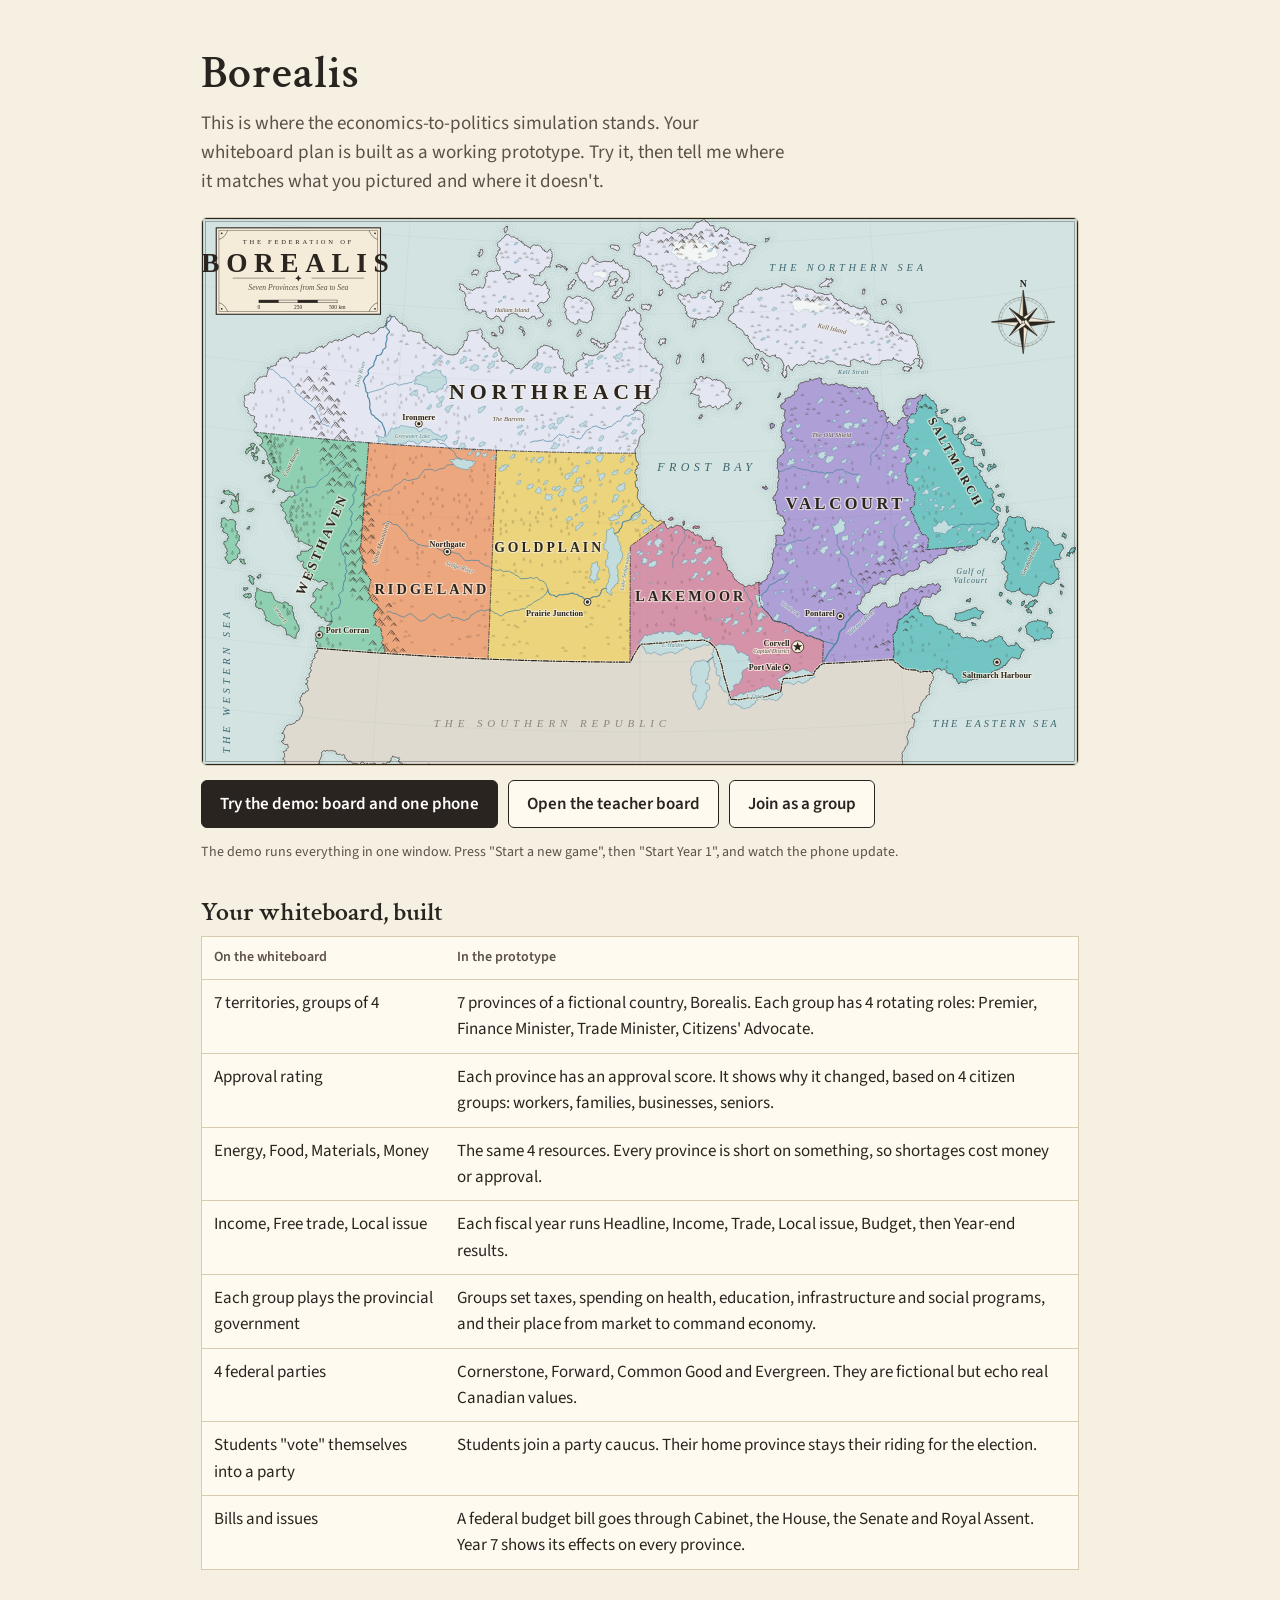
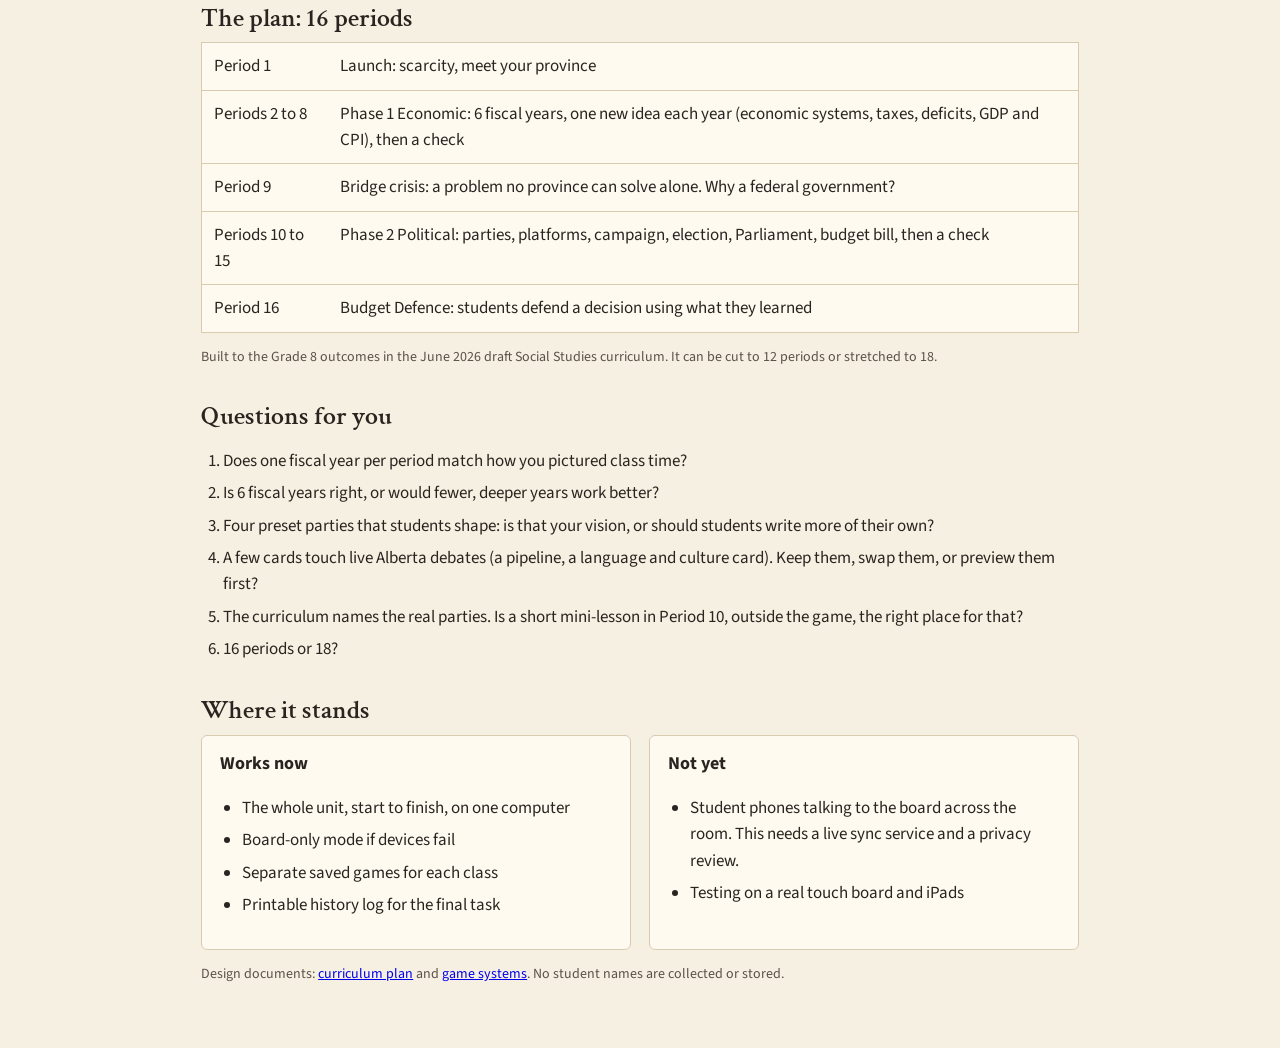
<file: index.html>
<!DOCTYPE html>
<html lang="en">
<head>
<meta charset="utf-8">
<meta name="viewport" content="width=device-width, initial-scale=1">
<title>Borealis prototype status</title>
<style>
@font-face{font-family:"Crimson Text";src:url(app/fonts/CrimsonText-SemiBold.woff2) format("woff2");font-weight:600}
@font-face{font-family:"Source Sans 3";src:url(app/fonts/SourceSans3-VF.woff2) format("woff2");font-weight:200 900}
:root{--bg:#f6f0e2;--card:#fffaf0;--ink:#2a2420;--soft:#5b5149;--line:#d8cbb0;--accent:#1f5e57}
*{box-sizing:border-box;min-width:0}
body{margin:0;background:var(--bg);color:var(--ink);font:17px/1.55 "Source Sans 3",system-ui,sans-serif}
main{max-width:980px;margin:0 auto;padding:clamp(20px,4vw,48px) max(4vw,16px)}
h1,h2{font-family:"Crimson Text",Georgia,serif;font-weight:600;line-height:1.1;margin:0 0 10px}
h1{font-size:clamp(32px,5vw,46px);letter-spacing:.02em}
h2{font-size:26px;margin-top:34px}
.lede{font-size:19px;color:var(--soft);max-width:65ch;margin:0}
.map{width:100%;border:1px solid var(--line);border-radius:6px;margin:20px 0 14px;display:block}
.btns{display:flex;flex-wrap:wrap;gap:10px}
.btn{display:inline-flex;align-items:center;min-height:48px;padding:0 18px;border-radius:6px;border:1px solid var(--ink);color:var(--ink);text-decoration:none;font-weight:600;background:var(--card)}
.btn.primary{background:var(--ink);color:#fff}
.btn:focus-visible{outline:3px solid var(--accent);outline-offset:2px}
table{width:100%;border-collapse:collapse;background:var(--card);border:1px solid var(--line)}
th,td{text-align:left;padding:10px 12px;border-bottom:1px solid var(--line);vertical-align:top}
th{font-size:14px;color:var(--soft);font-weight:600}
ol,ul{padding-left:22px}li{margin:6px 0}
.two{display:grid;grid-template-columns:minmax(0,1fr) minmax(0,1fr);gap:18px}
.card{background:var(--card);border:1px solid var(--line);border-radius:6px;padding:14px 18px}
.card h3{margin:0 0 6px;font-size:18px}
.small{font-size:14px;color:var(--soft)}
@media(max-width:700px){.two{grid-template-columns:minmax(0,1fr)}th:first-child,td:first-child{width:40%}}
</style>
</head>
<body>
<main>
  <h1>Borealis</h1>
  <p class="lede">This is where the economics-to-politics simulation stands. Your whiteboard plan is built as a working prototype. Try it, then tell me where it matches what you pictured and where it doesn't.</p>
  <img class="map" src="app/map/borealis-map.svg" alt="Map of Borealis with seven provinces: Westhaven, Ridgeland, Goldplain, Lakemoor, Valcourt, Saltmarch and Northreach">
  <div class="btns">
    <a class="btn primary" href="app/demo.html">Try the demo: board and one phone</a>
    <a class="btn" href="app/board.html">Open the teacher board</a>
    <a class="btn" href="app/index.html">Join as a group</a>
  </div>
  <p class="small">The demo runs everything in one window. Press "Start a new game", then "Start Year 1", and watch the phone update.</p>

  <h2>Your whiteboard, built</h2>
  <table>
    <thead><tr><th>On the whiteboard</th><th>In the prototype</th></tr></thead>
    <tbody>
      <tr><td>7 territories, groups of 4</td><td>7 provinces of a fictional country, Borealis. Each group has 4 rotating roles: Premier, Finance Minister, Trade Minister, Citizens' Advocate.</td></tr>
      <tr><td>Approval rating</td><td>Each province has an approval score. It shows why it changed, based on 4 citizen groups: workers, families, businesses, seniors.</td></tr>
      <tr><td>Energy, Food, Materials, Money</td><td>The same 4 resources. Every province is short on something, so shortages cost money or approval.</td></tr>
      <tr><td>Income, Free trade, Local issue</td><td>Each fiscal year runs Headline, Income, Trade, Local issue, Budget, then Year-end results.</td></tr>
      <tr><td>Each group plays the provincial government</td><td>Groups set taxes, spending on health, education, infrastructure and social programs, and their place from market to command economy.</td></tr>
      <tr><td>4 federal parties</td><td>Cornerstone, Forward, Common Good and Evergreen. They are fictional but echo real Canadian values.</td></tr>
      <tr><td>Students "vote" themselves into a party</td><td>Students join a party caucus. Their home province stays their riding for the election.</td></tr>
      <tr><td>Bills and issues</td><td>A federal budget bill goes through Cabinet, the House, the Senate and Royal Assent. Year 7 shows its effects on every province.</td></tr>
    </tbody>
  </table>

  <h2>The plan: 16 periods</h2>
  <table>
    <tbody>
      <tr><td>Period 1</td><td>Launch: scarcity, meet your province</td></tr>
      <tr><td>Periods 2 to 8</td><td>Phase 1 Economic: 6 fiscal years, one new idea each year (economic systems, taxes, deficits, GDP and CPI), then a check</td></tr>
      <tr><td>Period 9</td><td>Bridge crisis: a problem no province can solve alone. Why a federal government?</td></tr>
      <tr><td>Periods 10 to 15</td><td>Phase 2 Political: parties, platforms, campaign, election, Parliament, budget bill, then a check</td></tr>
      <tr><td>Period 16</td><td>Budget Defence: students defend a decision using what they learned</td></tr>
    </tbody>
  </table>
  <p class="small">Built to the Grade 8 outcomes in the June 2026 draft Social Studies curriculum. It can be cut to 12 periods or stretched to 18.</p>

  <h2>Questions for you</h2>
  <ol>
    <li>Does one fiscal year per period match how you pictured class time?</li>
    <li>Is 6 fiscal years right, or would fewer, deeper years work better?</li>
    <li>Four preset parties that students shape: is that your vision, or should students write more of their own?</li>
    <li>A few cards touch live Alberta debates (a pipeline, a language and culture card). Keep them, swap them, or preview them first?</li>
    <li>The curriculum names the real parties. Is a short mini-lesson in Period 10, outside the game, the right place for that?</li>
    <li>16 periods or 18?</li>
  </ol>

  <h2>Where it stands</h2>
  <div class="two">
    <div class="card"><h3>Works now</h3><ul><li>The whole unit, start to finish, on one computer</li><li>Board-only mode if devices fail</li><li>Separate saved games for each class</li><li>Printable history log for the final task</li></ul></div>
    <div class="card"><h3>Not yet</h3><ul><li>Student phones talking to the board across the room. This needs a live sync service and a privacy review.</li><li>Testing on a real touch board and iPads</li></ul></div>
  </div>
  <p class="small">Design documents: <a href="spec/curriculum.md">curriculum plan</a> and <a href="spec/game-systems.md">game systems</a>. No student names are collected or stored.</p>
</main>
</body>
</html>
</file>
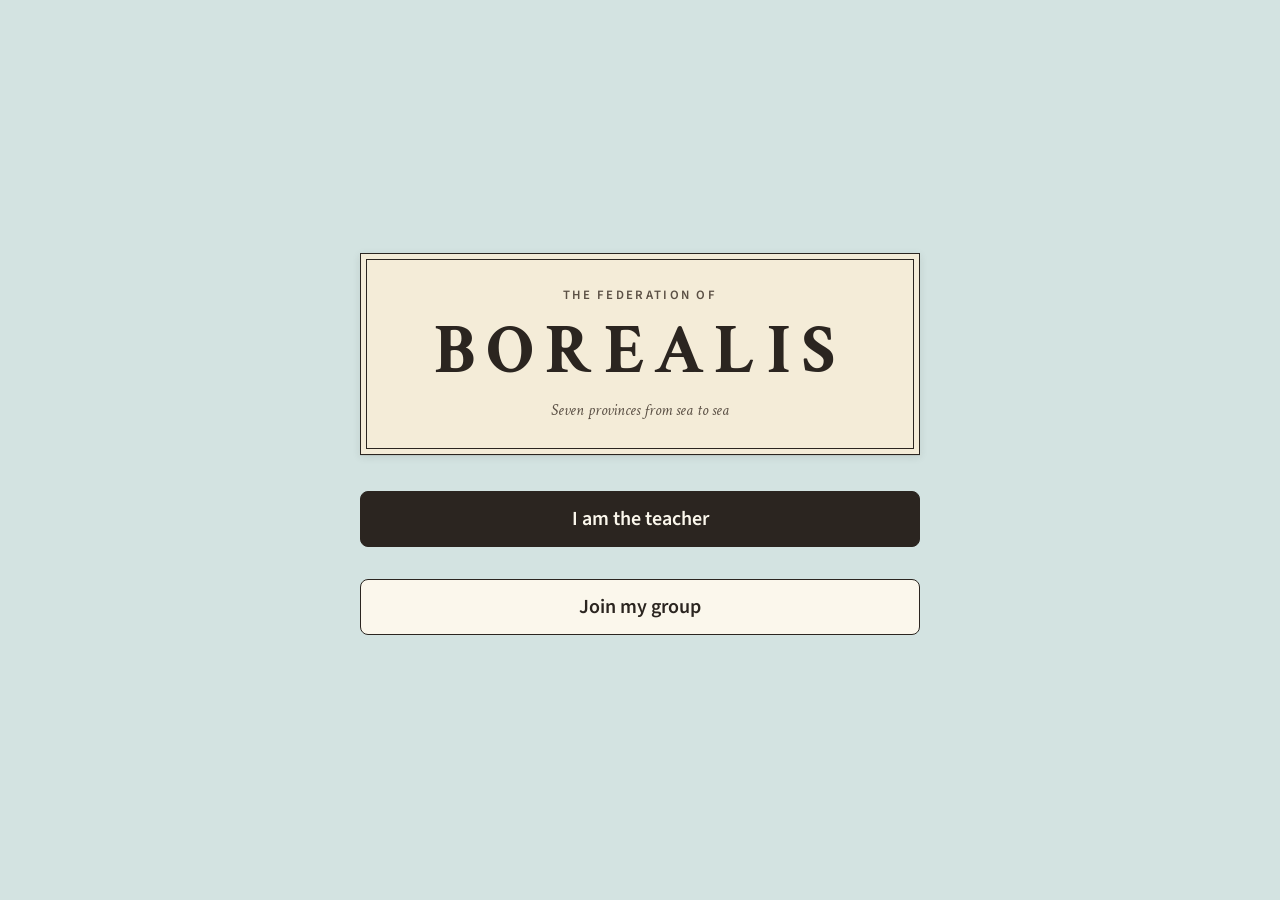
<file: app/index.html>
<!DOCTYPE html>
<html lang="en">
<head>
<meta charset="utf-8">
<meta name="viewport" content="width=device-width, initial-scale=1">
<title>Borealis</title>
<link rel="stylesheet" href="css/tokens.css">
<link rel="stylesheet" href="css/app.css">
</head>
<body class="start">
<main class="start-main">
  <header class="cartouche">
    <span class="kicker">The Federation of</span>
    <h1>BOREALIS</h1>
    <span class="sub">Seven provinces from sea to sea</span>
  </header>
  <div class="start-choices">
    <a class="btn primary big" href="board.html">I am the teacher</a>
    <button class="btn big" id="join-open">Join my group</button>
  </div>
  <form id="join" class="card join" hidden autocomplete="off">
    <label class="field">Room code <input id="room" maxlength="4" inputmode="text" autocapitalize="characters" placeholder="ABCD" required></label>
    <fieldset><legend>Your province</legend><div class="pchips" id="provs"></div></fieldset>
    <fieldset><legend>Or, in Phase 2, your party caucus</legend><div class="pchips" id="parties"></div></fieldset>
    <button class="btn primary big" type="submit">Join</button>
    <p class="small">No names. Your group joins as its province or party.</p>
  </form>
</main>
<script type="module" src="js/index.js"></script>
</body>
</html>
</file>
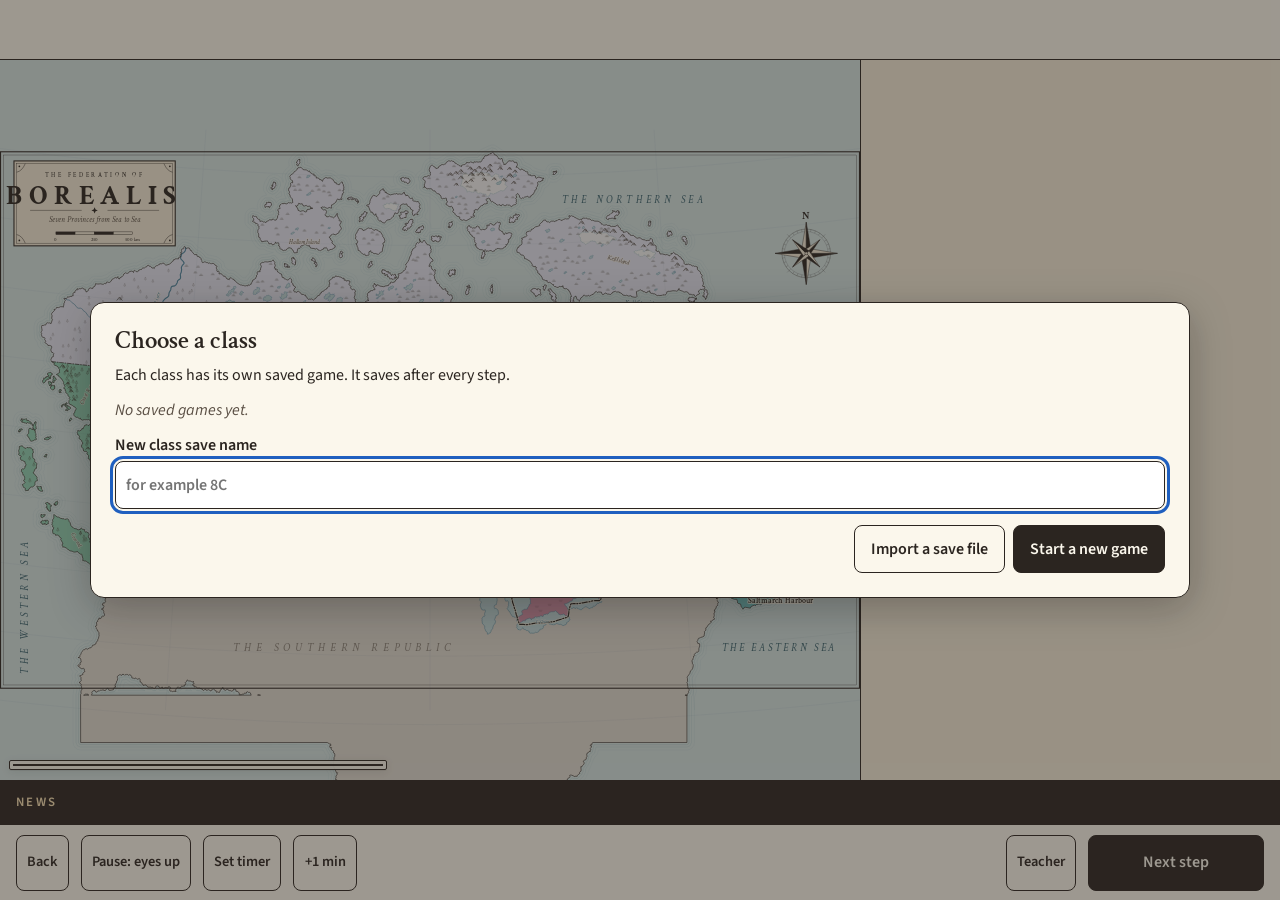
<file: app/board.html>
<!DOCTYPE html>
<html lang="en">
<head>
<meta charset="utf-8">
<meta name="viewport" content="width=1920, initial-scale=1">
<title>Borealis: board</title>
<link rel="stylesheet" href="css/tokens.css">
<link rel="stylesheet" href="css/app.css">
<link rel="stylesheet" href="css/board.css">
</head>
<body class="board">
<header id="top" class="topbar"></header>
<main class="stage">
  <section class="mapwrap">
    <div id="map" class="map"></div>
    <div id="strip" class="strip"></div>
  </section>
  <aside id="panel" class="panel" aria-live="polite"></aside>
</main>
<div class="ticker"><span class="kicker">News</span><span id="ticker-text"></span></div>
<footer class="controls">
  <button id="btn-back" class="btn ctl">Back</button>
  <button id="btn-pause" class="btn ctl">Pause: eyes up</button>
  <button id="btn-timer" class="btn ctl">Set timer</button>
  <button id="btn-plus" class="btn ctl sm" aria-label="Add one minute">+1 min</button>
  <div id="now" class="now"></div>
  <button id="btn-teacher" class="btn ctl">Teacher</button>
  <button id="btn-next" class="btn primary ctl next">Next step</button>
</footer>
<div id="pause" class="pause" hidden><b>Eyes up</b><span>The game is paused. Tap to resume.</span></div>
<script type="module" src="js/board.js"></script>
</body>
</html>
</file>
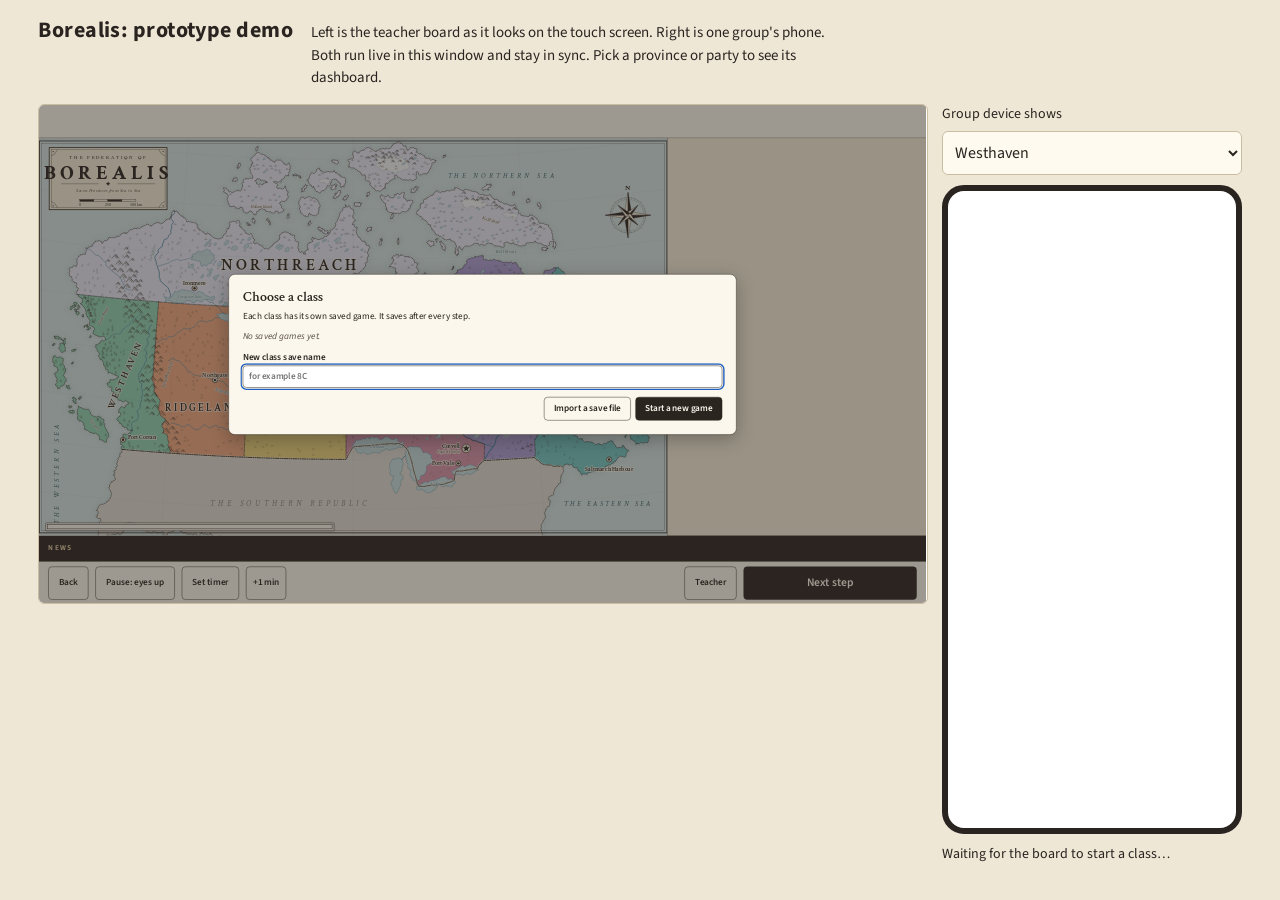
<file: app/demo.html>
<!DOCTYPE html>
<html lang="en">
<head>
<meta charset="utf-8">
<meta name="viewport" content="width=device-width, initial-scale=1">
<title>Borealis demo</title>
<style>
/* VOICE: plain demo wrapper; the app is the picture
   IDEA: a classroom seen from the side: board on the wall, a phone in hand
   PICTURE: the live board at 1920x1080, scaled, with one group phone beside it
   COLOUR and TYPE: the app's own parchment and ink; Source Sans 3
   LAYOUT: board left, phone right; stacked under 900px */
@font-face{font-family:"Source Sans 3";src:url(fonts/SourceSans3-VF.woff2) format("woff2");font-weight:200 900}
:root{color-scheme:light;--bg:#efe7d6;--ink:#2a2420;--line:#cbbd9f}
*{box-sizing:border-box;min-width:0}
body{margin:0;background:var(--bg);color:var(--ink);font:16px/1.5 "Source Sans 3",system-ui,sans-serif;overflow-x:clip}
header{padding:14px max(3vw,14px) 6px;display:flex;flex-wrap:wrap;gap:6px 18px;align-items:baseline}
h1{font-size:22px;margin:0;letter-spacing:.02em}
header p{margin:0;font-size:15px;max-width:78ch}
.wrap{display:grid;grid-template-columns:minmax(0,1fr) 300px;gap:14px;padding:8px max(3vw,14px) 18px;align-items:start}
.frame{position:relative;width:100%;border:1px solid var(--line);background:#fff;overflow:hidden;border-radius:6px}
.frame iframe{position:absolute;top:0;left:0;border:0;transform-origin:0 0}
#board{width:1920px;height:1080px}#phone{width:390px;height:844px}
.board{aspect-ratio:16/9}
.phone{aspect-ratio:390/844;border-radius:22px;border:6px solid #2a2420}
.side label{display:block;font-size:14px;margin:0 0 6px}
select{width:100%;font:inherit;font-size:16px;padding:8px;min-height:44px;border:1px solid var(--line);border-radius:6px;background:#fffaf0;color:var(--ink);margin-bottom:10px}
.note{font-size:14px;margin:10px 0 0}
@media(max-width:900px){.wrap{grid-template-columns:minmax(0,1fr)}.side{max-width:320px}}
</style>
</head>
<body>
<header>
  <h1>Borealis: prototype demo</h1>
  <p>Left is the teacher board as it looks on the touch screen. Right is one group's phone. Both run live in this window and stay in sync. Pick a province or party to see its dashboard.</p>
</header>
<div class="wrap">
  <div class="frame board" id="bf"><iframe id="board" src="board.html" width="1920" height="1080" title="Teacher board"></iframe></div>
  <div class="side">
    <label for="who">Group device shows</label>
    <select id="who"></select>
    <div class="frame phone" id="pf"><iframe id="phone" width="390" height="844" title="Group dashboard"></iframe></div>
    <p class="note" id="status">Waiting for the board to start a class…</p>
  </div>
</div>
<script>
{
const P=[["westhaven","Westhaven"],["ridgeland","Ridgeland"],["goldplain","Goldplain"],["lakemoor","Lakemoor"],["valcourt","Valcourt"],["saltmarch","Saltmarch"],["northreach","Northreach"]];
const who=document.getElementById("who"),board=document.getElementById("board"),phone=document.getElementById("phone"),status=document.getElementById("status");
who.innerHTML=P.map(([id,n])=>`<option value="province:${id}">${n}</option>`).join("")+'<optgroup label="Phase 2 party caucus"><option value="party:cornerstone">Cornerstone</option><option value="party:forward">Forward</option><option value="party:commongood">Common Good</option><option value="party:evergreen">Evergreen</option></optgroup>';
let room="";
function fit(){
  const bf=document.getElementById("bf"),pf=document.getElementById("pf");
  board.style.transform=`scale(${bf.clientWidth/1920})`;
  phone.style.transform=`scale(${pf.clientWidth/390})`;
}
new ResizeObserver(fit).observe(document.body);fit();
function load(){if(room)phone.src=`group.html?room=${encodeURIComponent(room)}&demo=1&as=${who.value}`;}
who.addEventListener("change",load);
const poll=setInterval(()=>{
  try{
    const el=board.contentDocument&&board.contentDocument.querySelector(".room b, .code");
    const r=el&&el.textContent.trim();
    if(r&&r!==room){room=r;status.textContent="Class room "+room+". The phone is joined.";load();}
  }catch(e){status.textContent="This viewer blocks the live link. Open board.html and group.html in two tabs instead.";clearInterval(poll);}
},800);
}
</script>
</body>
</html>
</file>
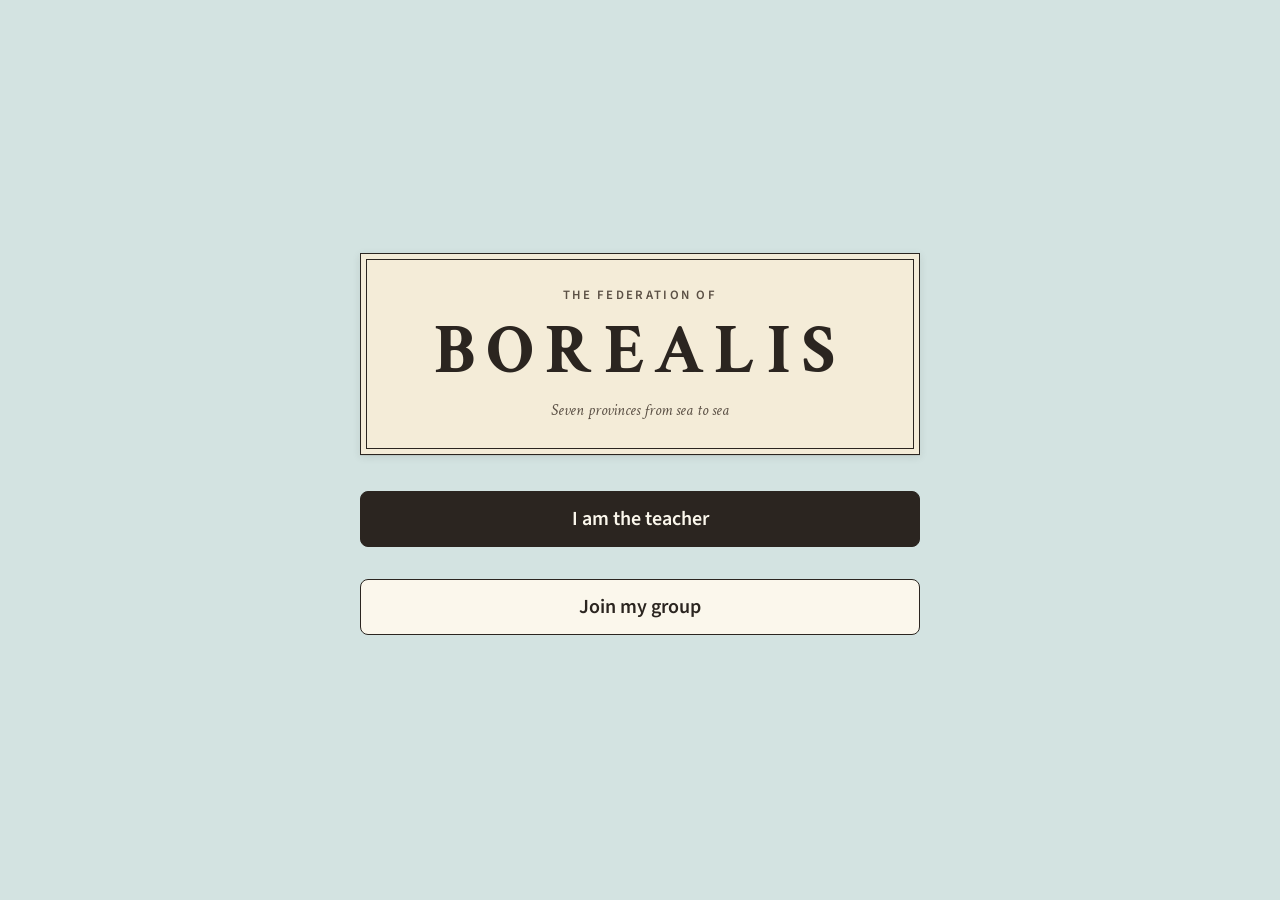
<file: app/group.html>
<!DOCTYPE html>
<html lang="en">
<head>
<meta charset="utf-8">
<meta name="viewport" content="width=device-width, initial-scale=1, viewport-fit=cover">
<meta name="theme-color" content="#F4ECD8">
<title>Borealis: my group</title>
<link rel="stylesheet" href="css/tokens.css">
<link rel="stylesheet" href="css/app.css">
<link rel="stylesheet" href="css/group.css">
</head>
<body class="group">
<div id="g"></div>
<script type="module" src="js/group.js"></script>
</body>
</html>
</file>
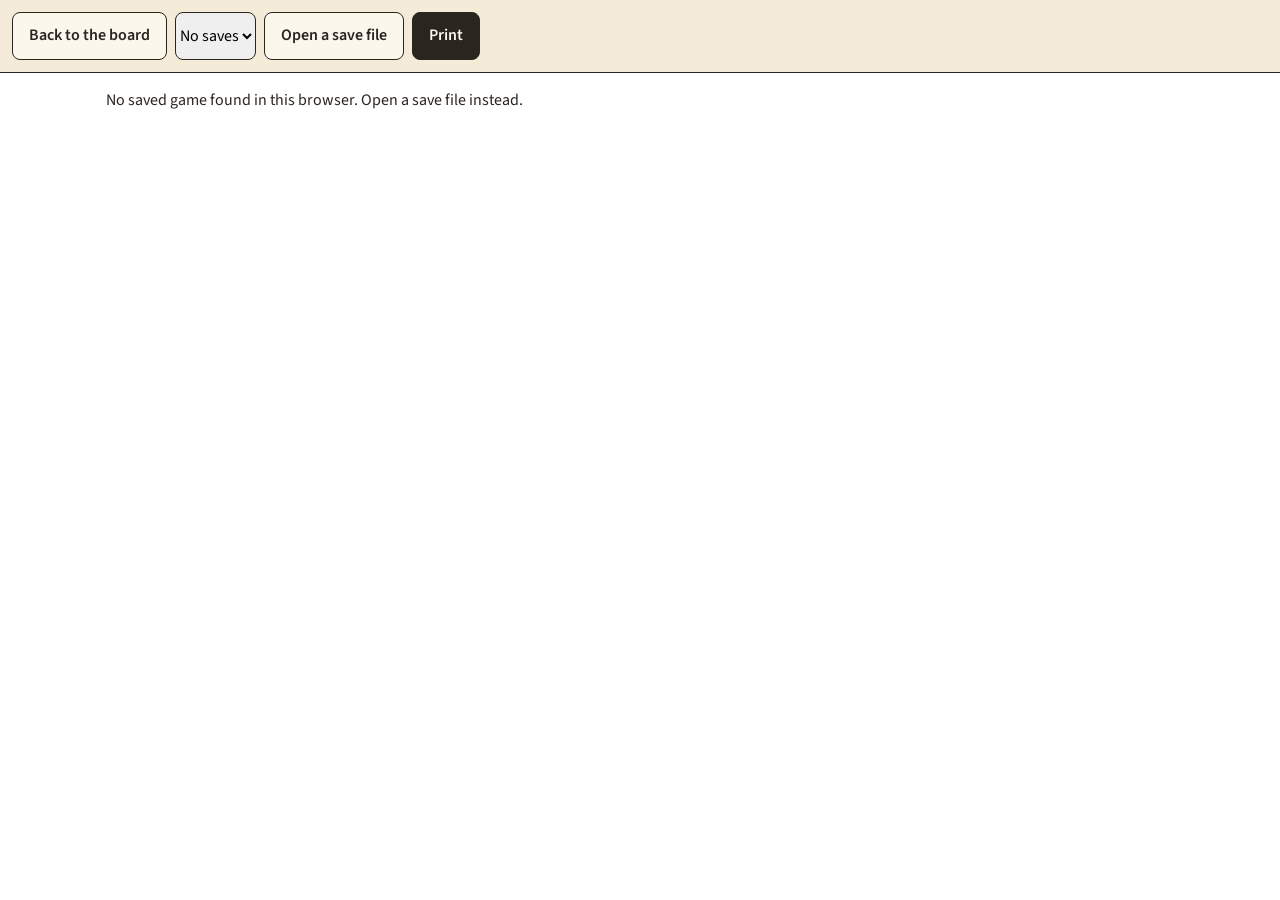
<file: app/log.html>
<!DOCTYPE html>
<html lang="en">
<head>
<meta charset="utf-8">
<meta name="viewport" content="width=device-width, initial-scale=1">
<title>Borealis: history log</title>
<link rel="stylesheet" href="css/tokens.css">
<link rel="stylesheet" href="css/app.css">
<link rel="stylesheet" href="css/log.css">
</head>
<body class="log">
<div class="noprint logbar"><a class="btn" href="board.html">Back to the board</a><select id="cls" aria-label="Class"></select><button class="btn" id="imp">Open a save file</button><button class="btn primary" onclick="window.print()">Print</button></div>
<main id="log"></main>
<script type="module" src="js/log.js"></script>
</body>
</html>
</file>
<file: app/css/tokens.css>
/* Borealis design tokens
   One file for the board (teacher map) and the group dashboards.
   Checked with map/tools/check_colours.py (WCAG contrast + colour-blind simulation).
   Fonts: Crimson Text (display, map labels) and Source Sans 3 (UI, numbers).
   Both are SIL Open Font License. Self-host them (see visual-system.md), so student
   devices make no requests to third-party font servers. */

/* Self-hosted fonts (Latin subset, WOFF2, about 180 KB total). Paths are relative to this file. */
@font-face { font-family: 'Crimson Text'; src: url('../fonts/CrimsonText-Regular.woff2') format('woff2'); font-weight: 400; font-style: normal; font-display: swap; }
@font-face { font-family: 'Crimson Text'; src: url('../fonts/CrimsonText-Italic.woff2') format('woff2'); font-weight: 400; font-style: italic; font-display: swap; }
@font-face { font-family: 'Crimson Text'; src: url('../fonts/CrimsonText-SemiBold.woff2') format('woff2'); font-weight: 600; font-style: normal; font-display: swap; }
@font-face { font-family: 'Crimson Text'; src: url('../fonts/CrimsonText-Bold.woff2') format('woff2'); font-weight: 700; font-style: normal; font-display: swap; }
@font-face { font-family: 'Source Sans 3'; src: url('../fonts/SourceSans3-VF.woff2') format('woff2'); font-weight: 200 900; font-style: normal; font-display: swap; }
@font-face { font-family: 'Source Sans 3'; src: url('../fonts/SourceSans3-Italic-VF.woff2') format('woff2'); font-weight: 200 900; font-style: italic; font-display: swap; }

:root {
  /* ---------- paper and ink ---------- */
  --paper: #F4ECD8;          /* page and board background, parchment */
  --paper-raised: #FBF7EC;   /* cards, panels, dashboard surfaces */
  --paper-sunk: #E9DFC7;     /* wells, inactive tabs, table stripes */
  --rule: #CBBFA4;           /* hairlines and dividers (decorative, not text) */
  --ink: #2B2520;            /* body text, coastlines, borders */
  --ink-soft: #5B5045;       /* secondary text */
  --ink-faint: #8C857A;      /* disabled, decorative only, never body text */

  /* ---------- water and land ---------- */
  --sea: #D3E3E1;
  --sea-line: #8DB1B3;       /* water lining around coasts */
  --sea-ink: #3C6670;        /* sea names */
  --lake: #C3DCDD;
  --river: #4D86A0;
  --neighbour: #DEDAD0;      /* The Southern Republic, greyed out */
  --neighbour-ink: #8C857A;
  --terrain-ink: #3A3128;    /* hachures, tree and tundra stipple */
  --ice: #F7F8F6;

  /* ---------- provinces ----------
     -fill:   map tint (ink text sits on it at 7:1 or better)
     -strong: chips, borders, text on paper (4.5:1 or better on --paper)  */
  --prov-westhaven: #8FD0B2;        --prov-westhaven-strong: #005235;
  --prov-ridgeland: #EDA77F;        --prov-ridgeland-strong: #975228;
  --prov-goldplain: #ECD47D;        --prov-goldplain-strong: #644D00;
  --prov-lakemoor: #D593A9;         --prov-lakemoor-strong: #954E69;
  --prov-valcourt: #AE9FD6;         --prov-valcourt-strong: #614D91;
  --prov-saltmarch: #73C5C3;        --prov-saltmarch-strong: #00706F;
  --prov-northreach: #E4E6F2;       --prov-northreach-strong: #2C3447;
  /* Strong colours sit at staggered lightness so they stay apart under colour blindness. */

  /* ---------- resources (icon + word always; colour is a second cue) ---------- */
  --res-energy: #B8740A;     --res-energy-tint: #F6DFB2;     /* icons/energy.svg */
  --res-food: #3E6B1F;        --res-food-tint: #D8E8C4;       /* icons/food.svg */
  --res-materials: #5F6874;  --res-materials-tint: #DDE1E6;  /* icons/materials.svg */
  --res-money: #2B66A3;      --res-money-tint: #D3E2F2;      /* icons/money.svg */

  /* ---------- federal parties (Phase 2) ----------
     No red, blue, orange or green, so no party maps 1:1 to a real one.
     Always pair with the party name and a hatch pattern (#bm-hatch-1..4 in the map). */
  --party-1: #5B3C8C;  --party-1-tint: #BBA8D8;  --party-1-on: #FFFFFF;  --party-1-ink: #5B3C8C;  /* Plum */
  --party-2: #D6A21E;  --party-2-tint: #EBD08A;  --party-2-on: #2B2520;  --party-2-ink: #74560A;  /* Saffron */
  --party-3: #13727A;  --party-3-tint: #86C6C6;  --party-3-on: #FFFFFF;  --party-3-ink: #13727A;  /* Teal */
  --party-4: #7A4A2A;  --party-4-tint: #D3AC8E;  --party-4-on: #FFFFFF;  --party-4-ink: #7A4A2A;  /* Umber */
  /* -on: text on the party colour. -ink: party-coloured text on paper. -tint: riding fill on the map. */
  --party-none: #B8B1A4;                                                 /* uncalled riding */

  /* ---------- status ---------- */
  --status-good: #2E7246;  --status-good-tint: #D5EBDC;
  --status-warn: #8F5A05;  --status-warn-tint: #F7E3BC;
  --status-bad: #9E2B22;   --status-bad-tint: #F5D6D1;
  --focus: #1F5FBF;        /* focus ring, 3px, offset 2px */

  /* ---------- type ---------- */
  --font-display: 'Crimson Text', 'Crimson Pro', Georgia, 'Times New Roman', serif;
  --font-ui: 'Source Sans 3', 'Source Sans Pro', system-ui, -apple-system, 'Segoe UI', Roboto, Arial, sans-serif;
  --font-num: var(--font-ui); /* use with font-variant-numeric: tabular-nums */

  /* Modular scale 1.25. Set the root size per surface:
     dashboards html { font-size: 100% } (16px)
     board      html { font-size: 150% } (24px, readable from the back of the room) */
  --fs-xs: 0.8rem;
  --fs-sm: 0.9rem;
  --fs-base: 1rem;
  --fs-md: 1.25rem;
  --fs-lg: 1.563rem;
  --fs-xl: 1.953rem;
  --fs-2xl: 2.441rem;
  --fs-3xl: 3.052rem;
  --lh-tight: 1.15;
  --lh-body: 1.45;
  --tracking-caps: 0.18em;   /* spaced small caps for province names and headings */

  /* ---------- space, shape, depth ---------- */
  --space-1: 0.25rem;
  --space-2: 0.5rem;
  --space-3: 0.75rem;
  --space-4: 1rem;
  --space-5: 1.5rem;
  --space-6: 2rem;
  --space-7: 3rem;
  --radius-sm: 4px;
  --radius-md: 8px;
  --radius-lg: 14px;
  --border-hair: 1px solid var(--rule);
  --border-ink: 1.5px solid var(--ink);
  --shadow-card: 0 1px 0 rgba(43, 37, 32, .08), 0 2px 8px rgba(43, 37, 32, .10);
  --tap-min: 48px;           /* minimum touch target on board and phones */

  /* ---------- motion ---------- */
  --ease: cubic-bezier(.2, .7, .2, 1);
  --dur-fast: 150ms;
  --dur-base: 300ms;
  --dur-slow: 700ms;
  --dur-route: 1800ms;       /* one trade-route dash cycle */
}

@media (prefers-reduced-motion: reduce) {
  :root {
    --dur-fast: 0ms;
    --dur-base: 0ms;
    --dur-slow: 0ms;
    --dur-route: 0ms;
  }
}

/* ---------- map hooks (the SVG is inlined into the board and dashboards) ---------- */
#prov-westhaven { fill: var(--prov-westhaven); }
#prov-ridgeland { fill: var(--prov-ridgeland); }
#prov-goldplain { fill: var(--prov-goldplain); }
#prov-lakemoor { fill: var(--prov-lakemoor); }
#prov-valcourt { fill: var(--prov-valcourt); }
#prov-saltmarch { fill: var(--prov-saltmarch); }
#prov-northreach { fill: var(--prov-northreach); }

/* Party aliases: game-data.json party ids to colour slots.
   Colours are deliberately scrambled against real-world associations. */
:root {
  --party-cornerstone: var(--party-2);  --party-cornerstone-tint: var(--party-2-tint);  /* Saffron, hatch 2 (dots) */
  --party-forward: var(--party-3);      --party-forward-tint: var(--party-3-tint);      /* Teal, hatch 3 (cross) */
  --party-commongood: var(--party-1);   --party-commongood-tint: var(--party-1-tint);   /* Plum, hatch 1 (diagonal) */
  --party-evergreen: var(--party-4);    --party-evergreen-tint: var(--party-4-tint);    /* Umber, hatch 4 (lines) */
}

/* ---------- map states (see visual-system.md) ---------- */
.borealis-map .bm-prov { transition: fill var(--dur-slow) var(--ease), fill-opacity var(--dur-base) var(--ease); }
.borealis-map.has-selection .bm-prov:not(.is-selected) { fill-opacity: .55; }
.borealis-map .bm-prov.is-pressed { fill-opacity: .8; }
/* selection outline: the app clones the province into #overlay as <use class="bm-select-halo"> and <use class="bm-select"> */
.borealis-map .bm-select-halo { fill: none; stroke: var(--paper); stroke-width: 9; stroke-linejoin: round; }
.borealis-map .bm-select { fill: none; stroke: var(--ink); stroke-width: 4; stroke-linejoin: round; }
.borealis-map .bm-alert-ring { fill: none; stroke: var(--status-bad); stroke-width: 4; stroke-linejoin: round; stroke-dasharray: 10 6; }
/* trade route: <path class="bm-route" style="--route: var(--res-food)"> between two anchors */
.borealis-map .bm-route { fill: none; stroke: var(--route, var(--ink)); stroke-width: 5; stroke-linecap: round; stroke-dasharray: 2 12; animation: bm-route var(--dur-route) linear infinite; }
.borealis-map .bm-route.is-pending { stroke: var(--ink-faint); animation: none; }
.borealis-map .bm-route-halo { fill: none; stroke: var(--paper); stroke-width: 9; stroke-linecap: round; opacity: .8; }
@keyframes bm-route { to { stroke-dashoffset: -28; } }
@media (prefers-reduced-motion: reduce) { .borealis-map .bm-route { animation: none; stroke-dasharray: none; } }
/* thumbnail mode for phones: keep shapes and province names, drop detail */
.borealis-map.bm-thumb #terrain, .borealis-map.bm-thumb #graticule, .borealis-map.bm-thumb #labels-features,
.borealis-map.bm-thumb #labels-seas, .borealis-map.bm-thumb .bm-city-name, .borealis-map.bm-thumb .bm-fed-sub,
.borealis-map.bm-thumb #decoration, .borealis-map.bm-thumb #neighbour text { display: none; }
</file>
<file: app/css/app.css>
/* Shared styles for every Borealis page. Colours, type and motion come from tokens.css. */
*, *::before, *::after { box-sizing: border-box; }
[hidden] { display: none !important; }
html { font-size: 100%; -webkit-text-size-adjust: 100%; }
body { margin: 0; background: var(--paper); color: var(--ink); font-family: var(--font-ui); line-height: var(--lh-body); font-variant-numeric: tabular-nums; }
h1, h2, h3, h4 { font-family: var(--font-display); font-weight: 600; line-height: var(--lh-tight); margin: 0 0 var(--space-2); }
h2 { font-size: var(--fs-lg); }
h3 { font-size: var(--fs-md); }
h4 { font-size: var(--fs-base); letter-spacing: .06em; text-transform: uppercase; color: var(--ink-soft); margin-top: var(--space-4); font-family: var(--font-ui); font-weight: 700; font-size: var(--fs-xs); }
p { margin: 0 0 var(--space-3); }
.kicker { display: block; font-size: var(--fs-xs); letter-spacing: var(--tracking-caps); text-transform: uppercase; color: var(--ink-soft); font-weight: 600; }
.small, small { font-size: var(--fs-sm); color: var(--ink-soft); }
.note { color: var(--ink-soft); font-style: italic; }
.ok { color: var(--status-good); font-weight: 600; }
.bad { color: var(--status-bad); font-weight: 600; }
.wait { color: var(--status-warn); font-weight: 600; }
.center { text-align: center; }
:focus-visible { outline: 3px solid var(--focus); outline-offset: 2px; }
button { font: inherit; color: inherit; }

/* buttons */
.btn { display: inline-flex; align-items: center; justify-content: center; gap: .4em; min-height: var(--tap-min); padding: .5em 1em; border: var(--border-ink); border-radius: var(--radius-md); background: var(--paper-raised); color: var(--ink); text-decoration: none; cursor: pointer; font-weight: 600; transition: background var(--dur-fast) var(--ease), transform var(--dur-fast) var(--ease); }
.btn:active { transform: translateY(1px); }
.btn:disabled { opacity: .45; cursor: not-allowed; }
.btn.primary { background: var(--ink); color: var(--paper-raised); }
.btn.on { background: var(--status-good-tint); border-color: var(--status-good); }
.btn.danger { border-color: var(--status-bad); color: var(--status-bad); }
.btn.big { width: 100%; min-height: 56px; font-size: var(--fs-md); margin: var(--space-3) 0; }
.btn.sm { min-height: 36px; padding: .2em .7em; font-size: var(--fs-sm); }
button.link { background: none; border: 0; color: var(--focus); text-decoration: underline; cursor: pointer; font-size: var(--fs-xs); text-transform: none; letter-spacing: 0; padding: 0 .4em; }

/* segmented choices */
.seg { display: flex; gap: 6px; flex-wrap: nowrap; margin: var(--space-2) 0; }
.seg.wrap { flex-wrap: wrap; }
.seg button { flex: 1 1 auto; min-height: var(--tap-min); padding: .35em .7em; border: 1.5px solid var(--rule); border-radius: var(--radius-md); background: var(--paper-raised); cursor: pointer; font-weight: 600; font-size: var(--fs-sm); }
.seg button.on { background: var(--ink); color: var(--paper-raised); border-color: var(--ink); }
.seg button:disabled { opacity: .4; cursor: not-allowed; }
.seg button.now:not(.on) { border-color: var(--ink); border-style: dashed; }

/* steppers */
.stepper { display: inline-flex; align-items: center; border: 1.5px solid var(--ink); border-radius: var(--radius-md); overflow: hidden; background: var(--paper-raised); }
.stepper .step { width: var(--tap-min); height: var(--tap-min); border: 0; background: var(--paper-sunk); font-size: 1.4em; font-weight: 700; cursor: pointer; }
.stepper .step:disabled { opacity: .35; }
.stepper output { min-width: 6.2em; text-align: center; font-weight: 700; padding: 0 .3em; }
.stepper.sm .step { width: 40px; height: 40px; font-size: 1.15em; }
.stepper.sm output { min-width: 3.2em; }
.stepper.big .step { width: 72px; height: 72px; font-size: 2em; }
.stepper.big output { min-width: 5em; font-size: var(--fs-xl); }

/* resources */
.ico { vertical-align: -0.2em; flex: none; }
.res { display: inline-flex; align-items: center; gap: .3em; font-weight: 600; }
.res-energy .ico, .rs-energy .ico { color: var(--res-energy); }
.res-food .ico, .rs-food .ico { color: var(--res-food); }
.res-materials .ico, .rs-materials .ico { color: var(--res-materials); }
.res-money .ico, .rs-money .ico { color: var(--res-money); }
.resstrip { display: grid; grid-template-columns: repeat(4, 1fr); gap: 4px; margin: var(--space-2) 0; }
.rs { display: flex; flex-direction: column; align-items: center; padding: var(--space-2) 2px; background: var(--paper-raised); border: var(--border-hair); border-radius: var(--radius-md); }
.rs b { font-size: var(--fs-md); line-height: 1.1; }
.rs span { font-size: var(--fs-xs); color: var(--ink-soft); }
.rs-energy { background: var(--res-energy-tint); } .rs-food { background: var(--res-food-tint); } .rs-materials { background: var(--res-materials-tint); } .rs-money { background: var(--res-money-tint); }

/* tables */
table { border-collapse: collapse; width: 100%; }
.tbl th, .tbl td, .goods th, .goods td, .ind th, .ind td { padding: .3em .4em; border-bottom: 1px solid var(--rule); text-align: left; }
.tbl thead th, .goods thead th { font-size: var(--fs-xs); text-transform: uppercase; letter-spacing: .08em; color: var(--ink-soft); }
.tbl tbody tr[data-act] { cursor: pointer; }
.tbl tbody tr[data-act]:hover { background: var(--paper-sunk); }
.goods td { text-align: center; } .goods td:last-child { text-align: right; }
.ind th { font-weight: 600; width: 40%; }
.delta { font-weight: 700; font-size: .85em; white-space: nowrap; }
.delta.up { color: var(--status-good); } .delta.down { color: var(--status-bad); } .delta.flat { color: var(--ink-soft); }

/* cards and issue cards */
.card-issue { border: var(--border-ink); border-radius: var(--radius-lg); padding: var(--space-4); margin: var(--space-3) 0; background: var(--paper-raised); box-shadow: var(--shadow-card); }
.card-issue.event { border-style: double; border-width: 4px; }
.card-issue .q { font-weight: 700; }
.choices { display: grid; gap: var(--space-2); }
.choice { display: flex; flex-direction: column; align-items: flex-start; gap: 2px; text-align: left; padding: var(--space-3); border: 1.5px solid var(--rule); border-radius: var(--radius-md); background: var(--paper); cursor: pointer; min-height: var(--tap-min); }
.choice.on { border-color: var(--ink); background: var(--status-good-tint); box-shadow: inset 4px 0 0 var(--status-good); }
.choice .hint { font-size: var(--fs-sm); color: var(--ink-soft); }
.wl { display: flex; flex-wrap: wrap; gap: 4px; margin-top: 4px; }
.wl span { font-size: var(--fs-xs); padding: 1px 8px; border-radius: 99px; font-weight: 600; display: inline-flex; gap: 3px; align-items: center; }
.wl .win { background: var(--status-good-tint); color: var(--status-good); }
.wl .lose { background: var(--status-bad-tint); color: var(--status-bad); }
.wl .cost, .wl .earn { background: var(--res-money-tint); color: var(--res-money); }

.news-card { border-top: 3px double var(--ink); border-bottom: 3px double var(--ink); padding: var(--space-3) 0; margin: var(--space-3) 0; }
.news-card h3, .news-card h2 { font-size: var(--fs-xl); }
.news-card .lede { font-family: var(--font-display); font-size: var(--fs-md); font-style: italic; }
.bad-box, .ok-box, .warn { padding: var(--space-2) var(--space-3); border-radius: var(--radius-md); font-weight: 600; }
.bad-box { background: var(--status-bad-tint); color: var(--status-bad); }
.ok-box { background: var(--status-good-tint); color: var(--status-good); }
.warn { background: var(--status-warn-tint); color: var(--status-warn); }

/* budget editor */
.budget { display: grid; gap: var(--space-2); }
.brow { display: grid; grid-template-columns: 1fr auto; grid-template-areas: "label val" "ctl ctl"; gap: 4px var(--space-2); align-items: center; padding: var(--space-2) 0; border-bottom: 1px solid var(--rule); }
.brow .blabel { grid-area: label; display: flex; flex-direction: column; }
.brow .blabel small { font-size: var(--fs-xs); }
.brow .stepper, .brow > output { grid-area: ctl; justify-self: start; }
.brow .stepper { width: 100%; } .brow .stepper output { flex: 1; }
.brow output.fixed { font-weight: 700; }
.brow .bval { grid-area: val; text-align: right; font-weight: 700; display: flex; flex-direction: column; line-height: 1.1; }
.brow .bval small { font-weight: 400; font-size: var(--fs-xs); }
.bsec { padding: var(--space-2) 0; border-bottom: 1px solid var(--rule); }
.bsec > small { display: block; }
.spectrum-pick { display: grid; grid-template-columns: repeat(5, 1fr); gap: 4px; }
.spectrum-pick button { min-height: 56px; border: 1.5px solid var(--rule); border-radius: var(--radius-sm); background: var(--paper-raised); font-size: var(--fs-xs); font-weight: 600; cursor: pointer; padding: 2px; }
.spectrum-pick button.on { background: var(--ink); color: var(--paper); }
.spectrum-pick button.now:not(.on) { border-color: var(--ink); border-style: dashed; }
.spectrum-pick button:disabled { opacity: .35; }
.planner .seg button { font-size: var(--fs-xs); }
.preview { background: var(--paper-raised); border: var(--border-ink); border-radius: var(--radius-md); padding: var(--space-3); }
.preview td { padding: 2px 0; } .preview td:last-child { text-align: right; font-weight: 600; }
.preview .neg { color: var(--status-bad); }
.preview .total td { border-top: 2px solid var(--ink); font-size: var(--fs-md); font-weight: 700; padding-top: 4px; }
.preview .total.good td { color: var(--status-good); } .preview .total.badrow td { color: var(--status-bad); }
.debtline { margin: var(--space-2) 0 0; }
.speech summary { cursor: pointer; font-weight: 600; min-height: var(--tap-min); display: flex; align-items: center; }
.frame { font-family: var(--font-display); font-style: italic; font-size: var(--fs-md); }

/* why it changed */
.why-head { font-size: var(--fs-md); }
.why-row { display: grid; grid-template-columns: 9em 1fr 3.2em; align-items: center; gap: 6px; font-size: var(--fs-sm); padding: 2px 0; }
.why-bar { position: relative; height: 14px; background: var(--paper-sunk); border-radius: 3px; }
.why-bar::after { content: ""; position: absolute; left: 50%; top: -2px; bottom: -2px; width: 1px; background: var(--ink); }
.why-bar span { position: absolute; top: 0; bottom: 0; border-radius: 2px; transition: width var(--dur-slow) var(--ease); }
.why-bar .pos { background: var(--status-good); } .why-bar .neg { background: var(--status-bad); }
.why-v { text-align: right; font-weight: 700; }
.groups { margin-top: var(--space-3); display: grid; gap: 4px; }
.grp { display: grid; grid-template-columns: 6.5em 1fr 2em 3.4em; align-items: center; gap: 6px; font-size: var(--fs-sm); }
.gbar { display: block; height: 10px; background: var(--paper-sunk); border-radius: 99px; overflow: hidden; }
.gbar span { display: block; height: 100%; background: var(--ink-soft); transition: width var(--dur-slow) var(--ease); }

/* trades */
.trow { display: grid; grid-template-columns: 7em minmax(0, 1fr); align-items: center; gap: var(--space-2); padding: 3px 0; }
.trow .tlab { display: flex; flex-direction: column; line-height: 1.15; }
.trow small { font-size: 0.8rem; }
.trow .stepper { width: 100%; max-width: 15em; }
.trow .stepper output { flex: 1; min-width: 3em; }
.pchips { display: flex; flex-wrap: wrap; gap: 6px; margin: var(--space-2) 0; }
.pchip { border: 2px solid var(--pc, var(--ink)); background: var(--paper-raised); color: var(--ink); border-radius: 99px; min-height: 44px; padding: .2em .9em; font-weight: 600; cursor: pointer; display: inline-flex; align-items: center; gap: .4em; }
.pchip.on { background: var(--pc, var(--ink)); color: #fff; }
.pchip.big { min-height: 52px; }
.offer { border: 1.5px solid var(--rule); border-radius: var(--radius-md); padding: var(--space-3); margin: var(--space-2) 0; background: var(--paper); }
.offer.in { border-color: var(--ink); background: var(--status-warn-tint); }
.offer .row { display: flex; gap: 6px; flex-wrap: wrap; }
.tlog { list-style: none; padding: 0; margin: 0; }
.tlog li { display: flex; justify-content: space-between; align-items: center; gap: 8px; padding: 4px 0; border-bottom: 1px solid var(--rule); font-size: var(--fs-sm); }
.tlog li.undone span { text-decoration: line-through; color: var(--ink-faint); }
.fair { font-size: var(--fs-sm); }

/* parties */
.ptag { display: inline-block; padding: 1px 10px; border-radius: 99px; background: var(--pc); color: #fff; font-weight: 700; font-size: var(--fs-sm); }
.ptag[style*="cornerstone"] { color: var(--ink); }
.rank { padding-left: 1.4em; margin: var(--space-2) 0; }
.rank li.out { color: var(--ink-faint); text-decoration: line-through; }
.roles { display: grid; gap: 6px; }
.role { display: flex; flex-direction: column; padding: var(--space-2) var(--space-3); border-left: 4px solid var(--ink); background: var(--paper-raised); }
.stages { display: flex; flex-wrap: wrap; gap: 4px; padding: 0; list-style: none; counter-reset: st; margin: var(--space-2) 0; }
.stages li { counter-increment: st; font-size: var(--fs-xs); padding: 3px 8px; border: 1px solid var(--rule); border-radius: 99px; background: var(--paper-raised); }
.stages li::before { content: counter(st) ". "; }
.stages li.on { background: var(--ink); color: var(--paper); border-color: var(--ink); font-weight: 700; }
.stages li.done { background: var(--status-good-tint); }
.vote-row { display: flex; align-items: center; gap: var(--space-3); padding: 4px 0; flex-wrap: wrap; }
.compare .cmp-cols { display: grid; grid-template-columns: 1fr 1fr; gap: var(--space-3); }
.compare .cmp-cols div { display: flex; flex-direction: column; background: var(--paper-raised); border: var(--border-hair); border-radius: var(--radius-md); padding: var(--space-2); }
.mini { display: flex; align-items: center; gap: 6px; font-size: var(--fs-sm); padding: 2px 0; }

/* modal and toast */
.modal-wrap { position: fixed; inset: 0; background: rgba(43, 37, 32, .45); display: grid; place-items: center; z-index: 100; padding: var(--space-4); animation: fade var(--dur-base) var(--ease); }
.modal { background: var(--paper-raised); border: var(--border-ink); border-radius: var(--radius-lg); padding: var(--space-5); max-width: 640px; width: 100%; max-height: 90vh; overflow: auto; box-shadow: 0 10px 40px rgba(0,0,0,.25); }
.modal.wide { max-width: 1100px; }
.modal-actions { display: flex; justify-content: flex-end; gap: var(--space-2); margin-top: var(--space-4); flex-wrap: wrap; }
.field { display: flex; flex-direction: column; gap: 4px; font-weight: 600; margin: var(--space-3) 0; }
.field input, .field select { font: inherit; min-height: var(--tap-min); padding: .3em .6em; border: var(--border-ink); border-radius: var(--radius-md); background: #fff; }
#toast { position: fixed; left: 50%; bottom: 96px; transform: translate(-50%, 20px); background: var(--ink); color: var(--paper-raised); padding: .7em 1.2em; border-radius: var(--radius-md); opacity: 0; pointer-events: none; transition: all var(--dur-base) var(--ease); z-index: 200; max-width: 90vw; font-weight: 600; }
#toast.show { opacity: 1; transform: translate(-50%, 0); }
#toast.bad { background: var(--status-bad); }
.fatal { padding: 2em; color: var(--status-bad); font-weight: 700; }
@keyframes fade { from { opacity: 0; } }

/* map */
.map svg { width: 100%; height: 100%; display: block; }
.borealis-map .bm-badge rect { fill: var(--paper-raised); stroke: var(--ink); stroke-width: 1.5; }
.borealis-map .bm-badge text { font-family: var(--font-ui); font-weight: 800; font-size: 22px; fill: var(--ink); }
.borealis-map .bm-badge text.sub { font-size: 15px; font-weight: 700; }
.borealis-map .bm-badge.up text.sub { fill: var(--status-good); }
.borealis-map .bm-badge.down text.sub { fill: var(--status-bad); }
.borealis-map .bm-badge.seats text { font-size: 17px; }
.borealis-map .bm-alert rect { fill: var(--status-bad-tint); stroke: var(--status-bad); stroke-width: 1.2; }
.borealis-map .bm-alert text { font-family: var(--font-ui); font-weight: 700; font-size: 14px; fill: var(--status-bad); }
.borealis-map .bm-select-halo, .borealis-map .bm-select, .borealis-map .bm-alert-ring { fill: none; }
.borealis-map .route-chip text { font-family: var(--font-ui); font-weight: 800; font-size: 15px; fill: var(--ink); }
.borealis-map .bm-route.is-fresh { animation-iteration-count: 3; }
.borealis-map .bm-route:not(.is-fresh):not(.is-pending) { animation: none; }
.borealis-map .bm-alert-ring { animation: fade var(--dur-slow) var(--ease); }
.borealis-map .bm-bridge rect { fill: var(--paper-raised); stroke: var(--ink); stroke-width: 1.5; }
.borealis-map .bm-bridge .arch { fill: none; stroke: var(--ink); stroke-width: 2.2; }
.borealis-map .bm-bridge .x { stroke: var(--status-bad); stroke-width: 4; stroke-linecap: round; }
.borealis-map .bm-bridge text { font-family: var(--font-display); font-style: italic; font-weight: 700; font-size: 15px; fill: var(--ink); paint-order: stroke; stroke: var(--paper); stroke-width: 4px; }
.borealis-map .seat { transition: fill var(--dur-slow) var(--ease); }

/* start page */
body.start { min-height: 100vh; display: grid; place-items: center; background: var(--sea); }
.start-main { width: min(560px, 94vw); padding: var(--space-5) 0; }
.cartouche { text-align: center; background: var(--paper); border: 1.5px solid var(--ink); outline: 1px solid var(--ink); outline-offset: -7px; padding: var(--space-6) var(--space-4); margin-bottom: var(--space-5); box-shadow: var(--shadow-card); }
.cartouche h1 { font-size: clamp(2.6rem, 12vw, 4.4rem); letter-spacing: .16em; font-weight: 700; margin: .1em 0; }
.cartouche .sub { font-family: var(--font-display); font-style: italic; color: var(--ink-soft); }
.start-choices { display: grid; gap: var(--space-2); }
.card { background: var(--paper-raised); border: var(--border-hair); border-radius: var(--radius-lg); padding: var(--space-4); margin: var(--space-3) 0; box-shadow: var(--shadow-card); }
.join fieldset { border: 0; padding: 0; margin: var(--space-3) 0; }
.join legend { font-weight: 700; margin-bottom: 4px; }
.join #room { font-size: var(--fs-xl); letter-spacing: .3em; text-transform: uppercase; text-align: center; }

/* three economic questions */
.three-q { border: 1.5px solid var(--ink); border-radius: var(--radius-md); background: var(--paper-raised); margin: var(--space-2) 0; }
.three-q summary { cursor: pointer; font-weight: 700; padding: var(--space-2) var(--space-3); min-height: var(--tap-min); display: flex; align-items: center; }
.three-q dl { margin: 0; padding: 0 var(--space-3) var(--space-3); display: grid; grid-template-columns: auto 1fr; gap: 4px var(--space-3); }
.three-q dt { font-family: var(--font-display); font-weight: 700; }
.three-q dd { margin: 0; }
.econ-tag { font-size: var(--fs-xs); font-weight: 700; color: var(--res-money); }
</file>
<file: app/css/board.css>
/* Teacher board: 1920x1080 touch screen. Root size 125% (20px) so panels hold enough;
   bars, map labels and big numbers are sized up for the back of the room. */
html.board-root { font-size: 125%; }
body.board { height: 100vh; width: 100vw; overflow: hidden; display: grid; grid-template-columns: minmax(0, 1fr); grid-template-rows: 72px 1fr 56px 92px; user-select: none; -webkit-user-select: none; }

/* top bar */
.topbar { display: flex; align-items: center; gap: var(--space-4); padding: 0 var(--space-4); background: var(--paper-raised); border-bottom: 1.5px solid var(--ink); }
.topbar .phase { display: flex; flex-direction: column; min-width: 11em; max-width: 15em; white-space: nowrap; overflow: hidden; }
.topbar .phase b { text-overflow: ellipsis; overflow: hidden; }
.topbar { min-width: 0; overflow: hidden; }
.controls, .ticker { min-width: 0; }
.topbar .phase b { font-family: var(--font-display); font-size: var(--fs-lg); letter-spacing: .04em; line-height: 1; }
.tracker { display: flex; gap: 2px; list-style: none; margin: 0; padding: 0; flex: 1; min-width: 0; overflow: hidden; }
.tracker li { display: flex; align-items: center; gap: 6px; padding: 4px 12px 4px 6px; border-radius: 99px; font-size: var(--fs-sm); color: var(--ink-soft); white-space: nowrap; }
.tracker li span { display: inline-grid; place-items: center; width: 1.5em; height: 1.5em; border-radius: 50%; border: 1.5px solid currentColor; font-size: .8em; font-weight: 700; }
.tracker li.on { background: var(--ink); color: var(--paper-raised); font-weight: 700; }
.tracker li.done { color: var(--ink); }
.tracker li.done span { background: var(--status-good-tint); }
.timer { font-size: var(--fs-xl); font-weight: 800; min-width: 3.6em; text-align: center; padding: 0 .3em; border: 1.5px solid var(--rule); border-radius: var(--radius-md); }
.timer.running { border-color: var(--ink); }
.timer.low { color: var(--status-warn); }
.timer.done { color: var(--status-bad); }
.room, .cls, .devs { display: flex; flex-direction: column; align-items: flex-start; line-height: 1.1; }
.room b { font-size: var(--fs-lg); letter-spacing: .2em; }
.cls b, .devs b { font-size: var(--fs-md); }
#save-status { font-size: var(--fs-xs); color: var(--status-good); }
#save-status.unsaved { color: var(--status-bad); font-weight: 700; }
#sync-status { font-size: var(--fs-xs); color: var(--status-bad); }

/* stage */
.stage { display: grid; grid-template-columns: minmax(0, 1fr) 560px; min-height: 0; }
.mapwrap { position: relative; min-height: 0; background: var(--sea); overflow: hidden; }
.map { position: absolute; inset: 0; }
.panel { background: var(--paper); border-left: 1.5px solid var(--ink); overflow-y: auto; overflow-x: hidden; min-width: 0; padding: var(--space-4); overscroll-behavior: contain; }

/* bottom strip over the Southern Republic */
.strip { position: absolute; left: 1%; width: 46%; bottom: 10px; background: rgba(251, 247, 236, .94); border: 1.5px solid var(--ink); outline: 1px solid var(--ink); outline-offset: -5px; border-radius: 2px; padding: 8px 12px; box-shadow: var(--shadow-card); }
.strip-title { display: flex; justify-content: space-between; align-items: baseline; font-size: var(--fs-xs); color: var(--ink-soft); gap: 8px; }
.strip-title b { font-family: var(--font-display); font-size: var(--fs-base); color: var(--ink); letter-spacing: .12em; text-transform: uppercase; }
.sp { display: grid; grid-template-columns: repeat(5, 1fr); margin-top: 4px; background: linear-gradient(90deg, var(--res-money-tint), var(--paper-sunk) 50%, var(--status-warn-tint)); border-radius: var(--radius-sm); }
.sp-col { border-left: 1px solid var(--rule); padding: 3px 2px; min-height: 60px; }
.sp-col:first-child { border-left: 0; }
.sp-name { font-size: 14px; font-weight: 700; text-align: center; line-height: 1.1; min-height: 2.2em; }
.sp-chips { display: flex; flex-wrap: wrap; gap: 3px; justify-content: center; }
.sp-chip { display: inline-flex; align-items: center; gap: 4px; border: 0; background: none; cursor: pointer; font-size: 15px; font-weight: 700; padding: 1px; min-height: 36px; }
.sp-chip.only span { display: none; }
.lr { position: relative; height: 96px; margin-top: 6px; background: linear-gradient(90deg, var(--party-1-tint), var(--paper-sunk) 50%, var(--party-2-tint)); border-radius: var(--radius-sm); }
.lr-p { position: absolute; top: 4px; display: flex; flex-direction: column; align-items: center; font-weight: 700; font-size: 15px; transform: translateX(-50%); }
.lr-l, .lr-r { position: absolute; bottom: 2px; font-size: 13px; color: var(--ink-soft); }
.lr-l { left: 6px; } .lr-r { right: 6px; }
.lr-m { position: absolute; top: 2px; right: 6px; font-size: 12px; color: var(--ink-soft); font-style: italic; }
.seatbar { position: relative; display: flex; height: 52px; margin: 8px 0 18px; border: 1.5px solid var(--ink); background: var(--paper-sunk); }
.seatbar .sb { display: flex; align-items: center; justify-content: center; font-weight: 800; font-size: var(--fs-sm); overflow: hidden; white-space: nowrap; transition: width var(--dur-slow) var(--ease); }
.seatbar .maj { position: absolute; top: -10px; bottom: -10px; width: 0; border-left: 3px dashed var(--ink); }
.seatbar .maj span { position: absolute; bottom: -20px; left: -12px; font-size: 14px; font-weight: 800; background: var(--paper); padding: 0 3px; }

/* ticker */
.ticker { display: flex; align-items: center; gap: var(--space-4); padding: 0 var(--space-4); background: var(--ink); color: var(--paper-raised); overflow: hidden; }
.ticker .kicker { color: var(--res-energy-tint); }
#ticker-text { font-family: var(--font-display); font-size: var(--fs-md); white-space: nowrap; overflow: hidden; text-overflow: ellipsis; opacity: 0; }
#ticker-text.in { animation: tick-in var(--dur-slow) var(--ease) forwards; }
@keyframes tick-in { from { opacity: 0; transform: translateY(6px); } to { opacity: 1; transform: none; } }

/* controls */
.controls { display: flex; align-items: center; gap: var(--space-3); padding: 10px var(--space-4); background: var(--paper-raised); border-top: 1.5px solid var(--ink); }
.btn.ctl { min-height: 72px; font-size: var(--fs-base); padding: 0 1.1em; }
.btn.ctl.sm { padding: 0 .7em; }
.btn.ctl.on { background: var(--status-warn-tint); border-color: var(--status-warn); }
.btn.ctl.next { min-width: 15em; font-size: var(--fs-md); }
.now { flex: 1; display: flex; flex-direction: column; justify-content: center; padding: 0 var(--space-3); border-left: 3px solid var(--ink); font-size: var(--fs-sm); line-height: 1.25; min-width: 0; }

/* pause */
.pause { position: fixed; inset: 72px 0 0 0; background: rgba(43, 37, 32, .86); color: var(--paper-raised); display: flex; flex-direction: column; align-items: center; justify-content: center; z-index: 50; cursor: pointer; animation: fade var(--dur-base) var(--ease); }
.pause b { font-family: var(--font-display); font-size: 9rem; letter-spacing: .1em; line-height: 1; }
.pause span { font-size: var(--fs-lg); }

body.board #toast { bottom: auto; top: 84px; }
/* panel pieces */
.panel .tbl { font-size: var(--fs-sm); }
.panel .tbl th { white-space: nowrap; }
.panel .tbl th .crest { vertical-align: middle; }
.tracker li { padding: 4px 8px 4px 4px; }
.sp-head { border-bottom: 3px double var(--ink); margin-bottom: var(--space-3); }
.sp-head h2 { font-size: var(--fs-xl); }
.sp-head p { font-size: var(--fs-sm); color: var(--ink-soft); }
.prow { display: grid; grid-template-columns: auto 1fr auto; align-items: center; gap: var(--space-3); width: 100%; padding: 8px; border: 0; border-bottom: 1px solid var(--rule); background: none; cursor: pointer; text-align: left; min-height: 56px; }
.prow:hover { background: var(--paper-sunk); }
.prow .pn { font-family: var(--font-display); font-weight: 700; font-size: var(--fs-md); letter-spacing: .04em; }
.prow .pr { display: flex; flex-direction: column; align-items: flex-end; font-size: var(--fs-sm); }
.prow .ctitle { font-style: italic; color: var(--ink-soft); max-width: 12em; text-align: right; }
.prow .pts { font-size: var(--fs-xs); color: var(--ink-soft); }
.pp-head { display: grid; grid-template-columns: auto 1fr auto; gap: var(--space-3); align-items: start; border-bottom: 3px solid var(--pc); padding-bottom: var(--space-2); }
.pp-head h2 { font-size: var(--fs-xl); letter-spacing: .12em; text-transform: uppercase; margin: 0; }
.close { width: 56px; height: 56px; border: var(--border-ink); border-radius: 50%; background: var(--paper-raised); font-size: 1.8rem; cursor: pointer; line-height: 1; }
.pp-appr { display: flex; align-items: baseline; gap: var(--space-2); margin: var(--space-2) 0; }
.big-num { font-size: var(--fs-3xl); font-weight: 800; line-height: 1; }
.atlas { font-family: var(--font-display); font-style: italic; font-size: var(--fs-md); line-height: 1.3; }
.tabs { display: flex; gap: 4px; border-bottom: 1.5px solid var(--ink); margin: var(--space-2) 0 var(--space-3); }
.tabs button { border: 1.5px solid var(--rule); border-bottom: 0; background: var(--paper-sunk); padding: .4em .8em; min-height: 52px; border-radius: var(--radius-md) var(--radius-md) 0 0; cursor: pointer; font-weight: 600; font-size: var(--fs-sm); }
.tabs button.on { background: var(--paper-raised); border-color: var(--ink); }
.joinbox { display: flex; flex-direction: column; align-items: center; padding: var(--space-4); border: 1.5px solid var(--ink); outline: 1px solid var(--ink); outline-offset: -6px; background: var(--paper-raised); text-align: center; margin-bottom: var(--space-3); }
.joinbox b { font-size: var(--fs-sm); word-break: break-all; }
.joinbox .code { font-size: var(--fs-3xl); letter-spacing: .25em; }
.cardback { display: flex; flex-direction: column; align-items: center; justify-content: center; height: 300px; border: 1.5px solid var(--ink); outline: 1px solid var(--ink); outline-offset: -8px; background: repeating-linear-gradient(45deg, var(--paper-sunk) 0 12px, var(--paper-raised) 12px 24px); cursor: pointer; margin-bottom: var(--space-3); }
.cardback span { font-family: var(--font-display); letter-spacing: .3em; font-size: var(--fs-lg); }
.cardback b { font-size: var(--fs-md); }
.desk-pick span { font-size: var(--fs-xs); font-weight: 700; text-transform: uppercase; letter-spacing: .08em; color: var(--ink-soft); }
.desk-pick .pchip { min-height: 40px; font-size: var(--fs-sm); padding: .1em .6em; }
.desk-sides { display: grid; grid-template-columns: 1fr; gap: var(--space-2); }
.desk-sides h4 { margin-top: var(--space-2); }
.accept2 { display: grid; grid-template-columns: 1fr 1fr; gap: var(--space-2); }
.accept2 .btn { min-height: 64px; }
.speech-pts { margin-top: var(--space-4); padding: var(--space-3); background: var(--paper-raised); border: var(--border-hair); border-radius: var(--radius-md); }
.speech-pts small { display: block; }
.goal { padding: var(--space-3); border: 1.5px solid var(--ink); border-radius: var(--radius-md); display: flex; flex-direction: column; margin-bottom: var(--space-3); }
.goal.met { background: var(--status-good-tint); }
.awards { display: grid; grid-template-columns: 1fr 1fr; gap: 6px; }
.award { display: flex; flex-wrap: wrap; align-items: center; gap: 6px; padding: var(--space-2); background: var(--paper-raised); border: var(--border-hair); }
.award .kicker { width: 100%; }
.pledgebar { position: relative; height: 48px; border: 1.5px solid var(--ink); background: var(--paper-sunk); margin-bottom: var(--space-3); }
.pledgebar span { position: absolute; inset: 0 auto 0 0; background: var(--status-warn-tint); border-right: 3px solid var(--status-warn); transition: width var(--dur-slow) var(--ease); }
.pledgebar b { position: relative; display: block; text-align: center; line-height: 44px; font-size: var(--fs-md); }
details.party { border: 1.5px solid var(--rule); border-radius: var(--radius-md); margin: var(--space-2) 0; background: var(--paper-raised); }
details.party[open] { border-color: var(--ink); }
details.party summary { display: grid; grid-template-columns: auto auto 1fr auto; gap: var(--space-2); align-items: center; padding: var(--space-2); cursor: pointer; border-left: 8px solid var(--pc); min-height: 56px; font-size: var(--fs-sm); }
details.party summary b { font-family: var(--font-display); font-size: var(--fs-md); }
details.party > *:not(summary) { margin-left: var(--space-3); margin-right: var(--space-3); }
.mini-t th { font-weight: 600; font-size: var(--fs-sm); }
.mini-t td { font-size: var(--fs-sm); }
.lock { display: block; font-size: 12px; color: var(--status-warn); font-weight: 700; }
.camp { display: grid; grid-template-columns: auto auto 1fr auto auto; gap: var(--space-2); align-items: center; padding: 6px 0; border-bottom: 1px solid var(--rule); font-size: var(--fs-sm); }
.meter { height: 12px; background: var(--paper-sunk); border-radius: 99px; overflow: hidden; }
.meter span { display: block; height: 100%; background: var(--pc); }
.vote .stepper.sm .step { width: 32px; height: 36px; } .vote .stepper.sm output { min-width: 1.8em; }
.vote td, .vote th { padding: 2px; }
.parl { width: 100%; height: auto; margin: var(--space-2) 0; }
.parl .aisle { font-size: 12px; fill: var(--ink-soft); font-style: italic; }
.amend { padding: var(--space-2) 0; border-bottom: 1px solid var(--rule); }
.amend .seg button { font-size: 13px; min-height: 40px; }
.save-list { display: grid; gap: 6px; }
.save-btn { flex-direction: column; align-items: flex-start; text-align: left; }
.menu { display: grid; gap: 8px; }
.menu-item { justify-content: flex-start; min-height: 60px; text-align: left; }
.readaloud { font-size: var(--fs-lg); font-family: var(--font-display); }
.ridgrid { display: grid; grid-template-columns: repeat(4, 1fr); gap: 8px; max-height: 50vh; overflow: auto; }
.ridgrid > div { display: flex; flex-direction: column; gap: 4px; }
.ridgrid button { border: 1.5px solid var(--rule); background: var(--paper-raised); border-radius: var(--radius-sm); min-height: 40px; cursor: pointer; text-align: left; padding: 2px 6px; font-size: var(--fs-sm); }
.ridgrid button.on, .cact.on, .cprov.on, .evpick.on { background: var(--ink); color: var(--paper); }
.modal .seg button { min-height: 56px; }

.dupwarn { font-size: var(--fs-xs); color: var(--status-bad); font-weight: 700; }
#readonly { position: fixed; inset: 0; z-index: 90; background: rgba(43, 37, 32, .45); display: flex; align-items: center; justify-content: center; }
#readonly .ro-box { background: var(--paper-raised); border: var(--border-ink); border-radius: var(--radius-lg); padding: var(--space-5); max-width: 760px; display: flex; flex-direction: column; gap: var(--space-3); box-shadow: 0 10px 40px rgba(0,0,0,.25); }
#readonly .ro-box b { font-family: var(--font-display); font-size: var(--fs-lg); }

/* Compact board for laptops and smaller projectors (playtest m7) */
@media (max-width: 1600px) {
  html.board-root { font-size: 100%; }
  body.board { grid-template-rows: 60px 1fr 44px 76px; }
  .stage { grid-template-columns: minmax(0, 1fr) 420px; }
  .topbar { gap: var(--space-2); padding: 0 var(--space-2); }
  .topbar .phase { min-width: 8em; }
  .tracker li:not(.on) { font-size: 0; padding: 4px 2px; gap: 0; }
  .tracker li:not(.on) span { font-size: 12px; }
  .timer { font-size: var(--fs-lg); }
  .room b, .cls b, .devs b { font-size: var(--fs-base); }
  .btn.ctl { min-height: 56px; padding: 0 .7em; font-size: var(--fs-sm); }
  .btn.ctl.next { min-width: 11em; font-size: var(--fs-base); }
  .now { font-size: 13px; }
  .pause { inset: 60px 0 0 0; }
  .strip { width: 44%; padding: 4px 8px; }
  .strip-title span { display: none; }
  .sp-name { font-size: 11px; min-height: 2.2em; }
  .sp-col { min-height: 40px; }
  .sp-chip { min-height: 26px; }
  .sp-chip .crest { width: 22px; height: 22px; }
  .seatbar { height: 36px; }
  .lr { height: 70px; }
}
</file>
<file: app/css/group.css>
/* Group dashboard: mobile first, 360px phones up to laptops. */
body.group { padding-bottom: calc(64px + env(safe-area-inset-bottom)); max-width: 100vw; overflow-x: hidden; }
#g { max-width: 1100px; margin: 0 auto; }
.g-head { position: sticky; top: 0; z-index: 20; display: grid; grid-template-columns: auto 1fr auto; gap: var(--space-3); align-items: center; padding: var(--space-2) var(--space-3); background: var(--paper-raised); border-bottom: 4px solid var(--pc); box-shadow: 0 2px 6px rgba(43,37,32,.08); }
.g-head h1 { font-size: var(--fs-lg); letter-spacing: .14em; text-transform: uppercase; margin: 0; }
.g-head.party h1 { text-transform: none; letter-spacing: .02em; }
.g-head .small { display: block; line-height: 1.2; font-size: var(--fs-xs); }
.g-head .gbar { margin-top: 4px; }
.g-head .gbar span { background: var(--pc); }
.g-appr { display: flex; flex-direction: column; align-items: flex-end; line-height: 1; }
.g-appr b { font-size: var(--fs-2xl); font-weight: 800; }
.g-appr span { font-size: var(--fs-xs); color: var(--ink-soft); }
.resstrip { padding: 0 var(--space-3); }
.task { margin: var(--space-2) var(--space-3); padding: var(--space-3); border: 1.5px solid var(--ink); border-radius: var(--radius-lg); background: var(--paper-raised); }
.task-top { display: flex; justify-content: space-between; align-items: center; }
.g-timer { font-weight: 800; font-size: var(--fs-md); }
.job { font-size: var(--fs-md); margin: 4px 0; line-height: 1.3; }
.who { display: inline-block; font-size: var(--fs-xs); font-weight: 700; background: var(--ink); color: var(--paper-raised); padding: 2px 10px; border-radius: 99px; }
.g-main { padding: 0 var(--space-3); }
.g-main .card { margin: var(--space-3) 0; }
.g-main h2 { font-size: var(--fs-lg); }
.g-tabs { position: fixed; left: 0; right: 0; bottom: 0; z-index: 30; display: grid; grid-template-columns: repeat(4, 1fr); background: var(--paper-raised); border-top: 1.5px solid var(--ink); padding-bottom: env(safe-area-inset-bottom); }
.g-tabs button { min-height: 60px; border: 0; background: none; font-weight: 700; position: relative; cursor: pointer; }
.g-tabs button.on { background: var(--ink); color: var(--paper-raised); }
.g-tabs .dot { position: absolute; top: 6px; right: 18%; background: var(--status-bad); color: #fff; border-radius: 99px; font-size: 12px; min-width: 20px; height: 20px; line-height: 20px; }
.g-map { aspect-ratio: 1.6; margin-top: var(--space-2); background: var(--sea); border-radius: var(--radius-md); overflow: hidden; }
.g-map svg { width: 100%; height: 100%; }
.g-map-host { width: 100%; height: 100%; }
.g-wait { text-align: center; padding: 20vh var(--space-4); }
.g-wait h1 { font-size: 3rem; letter-spacing: .16em; }
.g-pause { position: fixed; inset: 0; z-index: 40; background: rgba(43, 37, 32, .9); color: var(--paper-raised); display: flex; flex-direction: column; align-items: center; justify-content: center; }
.g-pause b { font-family: var(--font-display); font-size: 4rem; }
.demobar { display: flex; gap: 8px; align-items: center; padding: 6px var(--space-3); background: var(--status-warn-tint); font-weight: 700; font-size: var(--fs-sm); }
.demobar select { font: inherit; min-height: 40px; flex: 1; border: var(--border-ink); border-radius: var(--radius-md); }
.planks { display: grid; gap: 6px; }
.plank { position: relative; display: flex; flex-direction: column; align-items: flex-start; text-align: left; border: 1.5px solid var(--rule); background: var(--paper); border-radius: var(--radius-md); padding: var(--space-3) var(--space-3) var(--space-3) 3em; min-height: var(--tap-min); cursor: pointer; }
.plank span { font-size: var(--fs-sm); color: var(--ink-soft); }
.plank.on { border-color: var(--ink); background: var(--status-good-tint); }
.plank .num { position: absolute; left: .7em; top: .6em; width: 1.6em; height: 1.6em; display: grid; place-items: center; border-radius: 50%; background: var(--ink); color: #fff; font-weight: 800; }
details.ridings { border-bottom: 1px solid var(--rule); }
details.ridings summary { min-height: var(--tap-min); display: flex; align-items: center; gap: 8px; font-weight: 700; cursor: pointer; }
.newslist { list-style: none; padding: 0; margin: 0; }
.newslist li { padding: 6px 0; border-bottom: 1px solid var(--rule); }
.ledger .frame { margin: 0; }
.big-num { font-size: var(--fs-3xl); font-weight: 800; line-height: 1; }
.atlas { font-family: var(--font-display); font-style: italic; font-size: var(--fs-md); line-height: 1.3; }
.goods th { white-space: nowrap; }
.stepper.big .step { width: 64px; height: 64px; }

@media (min-width: 768px) {
  html { font-size: 106.25%; }
  .g-main { display: grid; grid-template-columns: 1fr 1fr; gap: 0 var(--space-4); align-items: start; }
  .g-main > .card:only-child, .g-main > .card:first-child:has(.budget) { grid-column: 1 / -1; }
  .task { margin: var(--space-3); }
  .g-tabs { position: sticky; max-width: 1100px; margin: 0 auto; }
  body.group { padding-bottom: 0; }
  .budget { grid-template-columns: 1fr 1fr; gap: 0 var(--space-4); }
  .budget > .bsec, .budget > .preview { grid-column: 1 / -1; }
}

.g-lost { position: sticky; top: 0; z-index: 25; background: var(--status-bad); color: #fff; font-weight: 700; padding: 8px var(--space-3); text-align: center; }
.g-pause.dup { background: rgba(43, 37, 32, .94); padding: var(--space-5); text-align: center; gap: var(--space-3); }
.g-pause.dup b { font-size: var(--fs-xl); }
.g-timer.done { color: var(--status-bad); }
.kicker, .g-head .small, .small, small { font-size: max(14px, 0.875rem); }
.wl span { font-size: 13px; }
</file>
<file: app/css/log.css>
/* Printable history log. */
body.log { background: #fff; }
.logbar { display: flex; gap: 8px; padding: 12px; background: var(--paper); border-bottom: 1px solid var(--ink); align-items: center; }
.logbar select { font: inherit; min-height: 48px; border: var(--border-ink); border-radius: var(--radius-md); }
#log { max-width: 1100px; margin: 0 auto; padding: 16px; }
.log-head { border-bottom: 3px double var(--ink); margin-bottom: 16px; }
.log-head h1 { font-size: 2.2rem; letter-spacing: .1em; }
.prov, .nat { margin-bottom: 24px; }
.prov h2 { display: flex; align-items: center; gap: 8px; letter-spacing: .1em; text-transform: uppercase; }
.prov table { font-size: 12px; margin-bottom: 8px; }
.prov th, .prov td { border: 1px solid var(--rule); padding: 2px 4px; text-align: left; }
.events { font-size: 13px; columns: 2; column-gap: 24px; padding-left: 18px; }
.events li, .nat li { break-inside: avoid; margin-bottom: 2px; }
.nat ul { font-size: 13px; }
@media print {
  .noprint { display: none !important; }
  .prov { break-before: page; }
  body { font-size: 11pt; }
  @page { margin: 14mm; }
}
</file>
